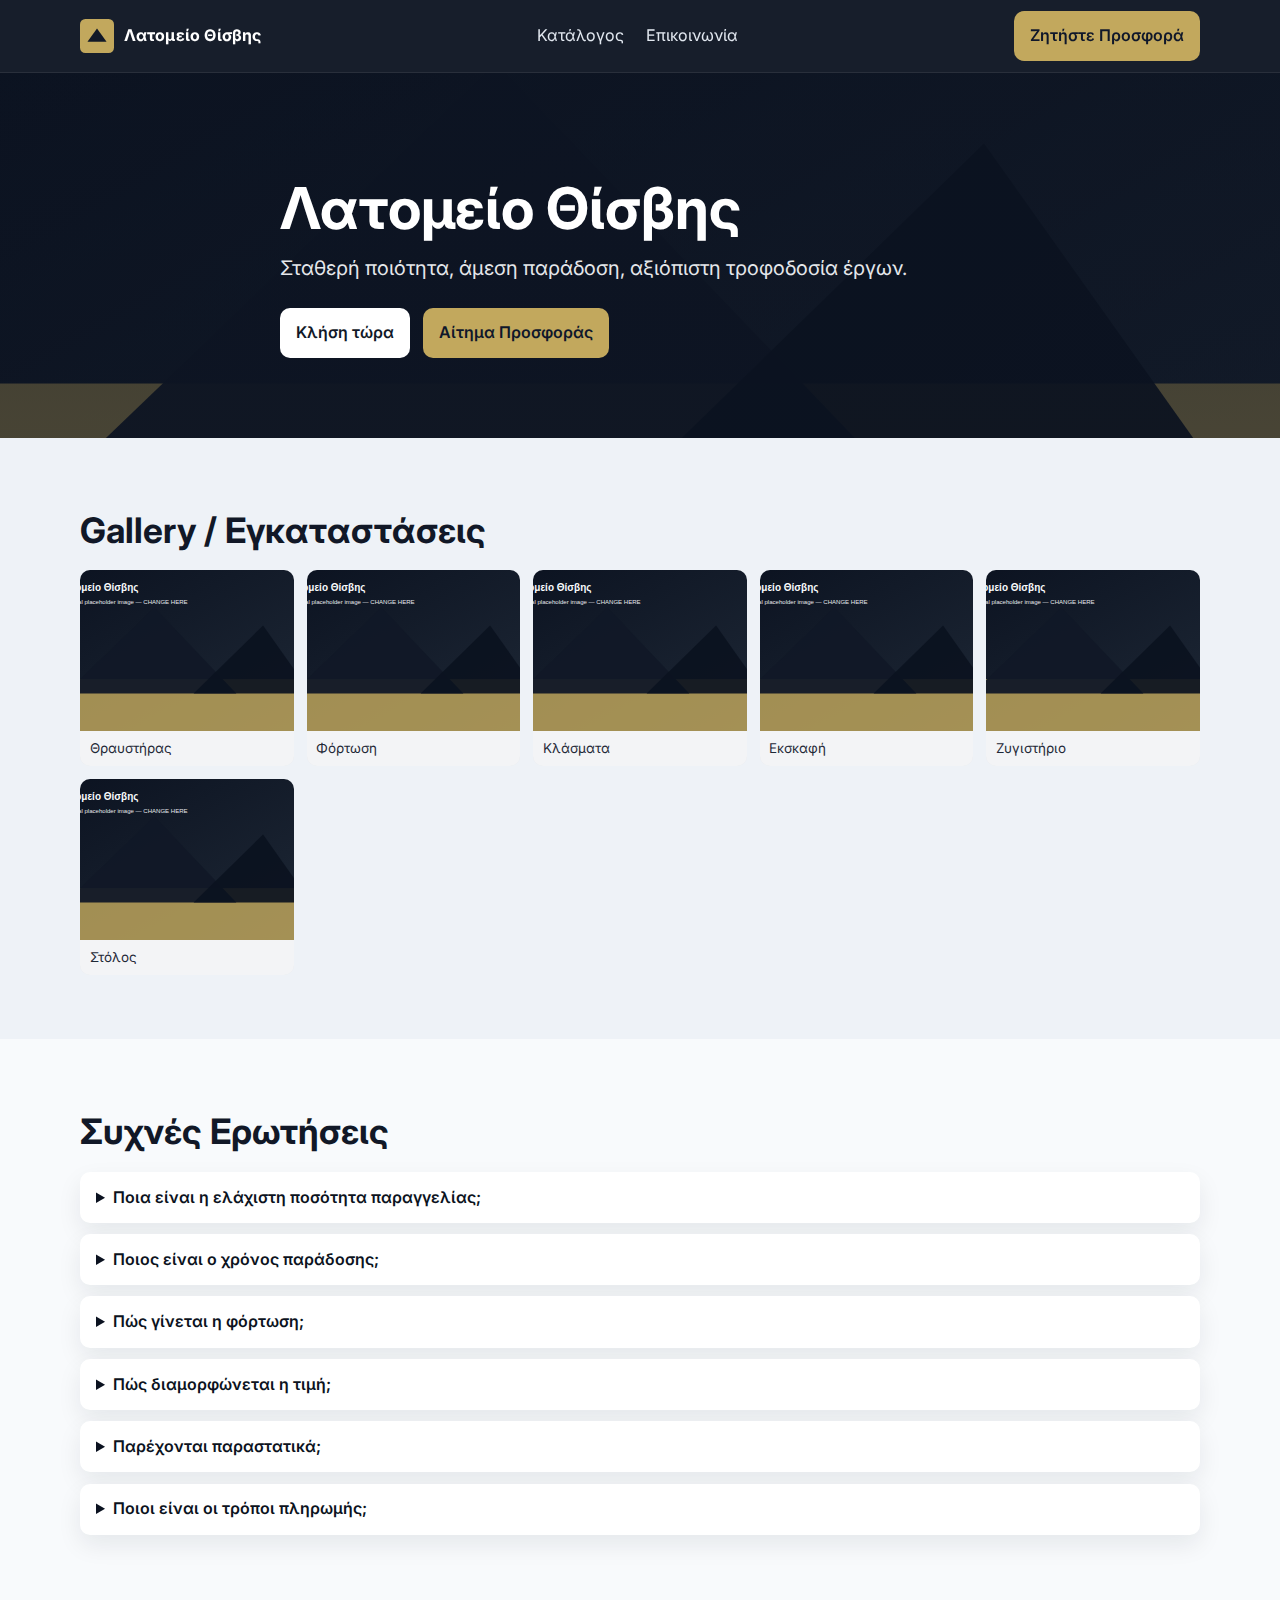
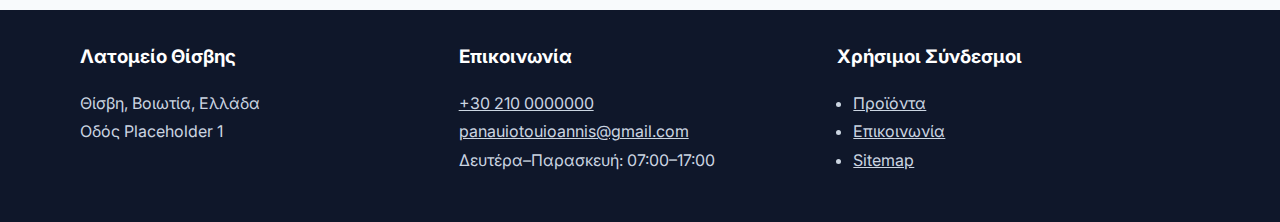
<file: index.html>
<!doctype html>
<html lang="el">
<head>
  <meta charset="utf-8">
  <meta name="viewport" content="width=device-width, initial-scale=1">
  <title>Λατομείο Θίσβης | 3A, Σκύρα, Άμμος, Χαλίκι</title>
  <meta name="description" content="Λατομείο Θίσβης στη Βοιωτία για αδρανή υλικά: 3A, σκύρα, χαλίκι, άμμος και υλικά οδοστρωσίας. Άμεση εξυπηρέτηση έργων και αίτημα προσφοράς.">
  <link rel="canonical" href="https://example.github.io/"> <!-- CHANGE HERE: canonical domain -->
  <meta property="og:type" content="website">
  <meta property="og:title" content="Λατομείο Θίσβης">
  <meta property="og:description" content="Σταθερή ποιότητα, άμεση παράδοση, αξιόπιστη τροφοδοσία έργων.">
  <meta property="og:url" content="https://example.github.io/"> <!-- CHANGE HERE -->
  <meta property="og:image" content="https://example.github.io/assets/img/hero.svg"> <!-- CHANGE HERE -->
  <meta name="twitter:card" content="summary_large_image">
  <meta name="twitter:title" content="Λατομείο Θίσβης">
  <meta name="twitter:description" content="3A Θίσβη, σκύρα, χαλίκι, άμμος και οδοστρωσία Βοιωτία.">
  <meta name="theme-color" content="#111827">
  <link rel="icon" type="image/svg+xml" href="assets/img/favicon.svg">
  <link rel="preconnect" href="https://fonts.googleapis.com">
  <link rel="preconnect" href="https://fonts.gstatic.com" crossorigin>
  <link href="https://fonts.googleapis.com/css2?family=Inter:wght@400;600;700;800&display=swap" rel="stylesheet">
  <link rel="stylesheet" href="assets/css/styles.css">
  <script defer src="assets/js/main.js"></script>
  <script type="application/ld+json">
  {
    "@context": "https://schema.org",
    "@graph": [
      {
        "@type": "LocalBusiness",
        "name": "Λατομείο Θίσβης", 
        "image": "https://example.github.io/assets/img/hero.svg",
        "telephone": "+30-210-0000000",
        "email": "panauiotouioannis@gmail.com",
        "address": {
          "@type": "PostalAddress",
          "streetAddress": "Οδός Placeholder 1",
          "addressLocality": "Θίσβη",
          "addressRegion": "Βοιωτία",
          "addressCountry": "GR"
        },
        "url": "https://example.github.io/"
      },
      {
        "@type": "WebSite",
        "name": "Λατομείο Θίσβης",
        "url": "https://example.github.io/"
      },
      {
        "@type": "BreadcrumbList",
        "itemListElement": [
          {"@type": "ListItem", "position": 1, "name": "Αρχική", "item": "https://example.github.io/"}
        ]
      }
    ]
  }
  </script>
</head>
<body>
  <a class="skip-link" href="#main-content">Μετάβαση στο περιεχόμενο</a>
  <header class="site-header">
    <div class="container header-inner">
      <a class="logo" href="index.html" aria-label="Αρχική Λατομείου Θίσβης">
        <svg viewBox="0 0 64 64" aria-hidden="true"><rect width="64" height="64" rx="10" fill="#C2A85D"/><path d="M14 43L32 18l18 25H14z" fill="#111827"/></svg>
        <span>Λατομείο Θίσβης</span> <!-- CHANGE HERE: Επωνυμία -->
      </a>
      <button class="nav-toggle" aria-label="Άνοιγμα μενού" aria-expanded="false">☰</button>
      <nav class="main-nav" aria-label="Κύρια πλοήγηση">
        <ul>
          <li><a href="products.html">Κατάλογος</a></li>
          <li><a href="contact.html">Επικοινωνία</a></li>
        </ul>
      </nav>
      <a class="btn btn-primary header-cta" href="contact.html#quote">Ζητήστε Προσφορά</a>
    </div>
  </header>

  <main id="main-content">
    <section class="hero" id="top">
      <div class="container hero-inner">
        <h1>Λατομείο Θίσβης</h1>
        <p>Σταθερή ποιότητα, άμεση παράδοση, αξιόπιστη τροφοδοσία έργων.</p>
        <div class="cta-row">
          <a class="btn btn-light" href="tel:+302100000000" aria-label="Κλήση τώρα στο λατομείο">Κλήση τώρα</a> <!-- CHANGE HERE: Τηλέφωνο -->
          <a class="btn btn-primary" href="contact.html#quote">Αίτημα Προσφοράς</a>
        </div>
      </div>
    </section>


    <section class="section section-alt" id="gallery">
      <div class="container">
        <h2>Gallery / Εγκαταστάσεις</h2>
        <div class="gallery">
          <figure><img src="assets/img/quarry-1.svg" loading="lazy" alt="Θραυστήρας σε λειτουργία στο λατομείο"><figcaption>Θραυστήρας</figcaption></figure>
          <figure><img src="assets/img/quarry-2.svg" loading="lazy" alt="Φόρτωση αδρανών υλικών σε φορτηγό"><figcaption>Φόρτωση</figcaption></figure>
          <figure><img src="assets/img/quarry-3.svg" loading="lazy" alt="Σωροί υλικών με διακριτές κοκκομετρίες"><figcaption>Κλάσματα</figcaption></figure>
          <figure><img src="assets/img/quarry-4.svg" loading="lazy" alt="Εκσκαφέας στο μέτωπο εργασίας"><figcaption>Εκσκαφή</figcaption></figure>
          <figure><img src="assets/img/quarry-5.svg" loading="lazy" alt="Ζυγιστήριο και σημείο ελέγχου εισόδου"><figcaption>Ζυγιστήριο</figcaption></figure>
          <figure><img src="assets/img/quarry-6.svg" loading="lazy" alt="Φορτηγά σε στάδιο αναμονής παραλαβής"><figcaption>Στόλος</figcaption></figure>
        </div>
      </div>
    </section>

    <section class="section faq" id="faq">
      <div class="container">
        <h2>Συχνές Ερωτήσεις</h2>
        <details><summary>Ποια είναι η ελάχιστη ποσότητα παραγγελίας;</summary><p>Η ελάχιστη ποσότητα εξαρτάται από το προϊόν και την περιοχή παράδοσης. Επικοινωνήστε για επιβεβαίωση.</p></details>
        <details><summary>Ποιος είναι ο χρόνος παράδοσης;</summary><p>Συνήθως εντός 24–72 ωρών, ανάλογα με διαθεσιμότητα και προγραμματισμό έργου.</p></details>
        <details><summary>Πώς γίνεται η φόρτωση;</summary><p>Με οργανωμένη διαδικασία φόρτωσης εντός εγκατάστασης ή συντονισμένη παράδοση με συνεργαζόμενο στόλο.</p></details>
        <details><summary>Πώς διαμορφώνεται η τιμή;</summary><p>Η προσφορά εξαρτάται από προϊόν, ποσότητα, απόσταση και χρονοδιάγραμμα.</p></details>
        <details><summary>Παρέχονται παραστατικά;</summary><p>Ναι, παρέχονται τα προβλεπόμενα παραστατικά σύμφωνα με την ισχύουσα νομοθεσία.</p></details>
        <details><summary>Ποιοι είναι οι τρόποι πληρωμής;</summary><p>Οι όροι πληρωμής καθορίζονται κατόπιν συμφωνίας για κάθε έργο/πελάτη.</p></details>
      </div>
    </section>

  </main>

  <footer class="site-footer">
    <div class="container footer-grid">
      <section>
        <h3>Λατομείο Θίσβης</h3>
        <p>Θίσβη, Βοιωτία, Ελλάδα</p> <!-- CHANGE HERE: Διεύθυνση -->
        <p>Οδός Placeholder 1</p> <!-- CHANGE HERE -->
      </section>
      <section>
        <h3>Επικοινωνία</h3>
        <p><a href="tel:+302100000000">+30 210 0000000</a></p> <!-- CHANGE HERE -->
        <p><a href="mailto:panauiotouioannis@gmail.com">panauiotouioannis@gmail.com</a></p> <!-- CHANGE HERE -->
        <p>Δευτέρα–Παρασκευή: 07:00–17:00</p>
      </section>
      <section>
        <h3>Χρήσιμοι Σύνδεσμοι</h3>
        <ul>
          <li><a href="products.html">Προϊόντα</a></li>
          <li><a href="contact.html">Επικοινωνία</a></li>
          <li><a href="sitemap.xml">Sitemap</a></li>
        </ul>
      </section>
    </div>
  </footer>

  <button class="back-to-top" aria-label="Επιστροφή στην κορυφή">↑</button>
</body>
</html>
</file>
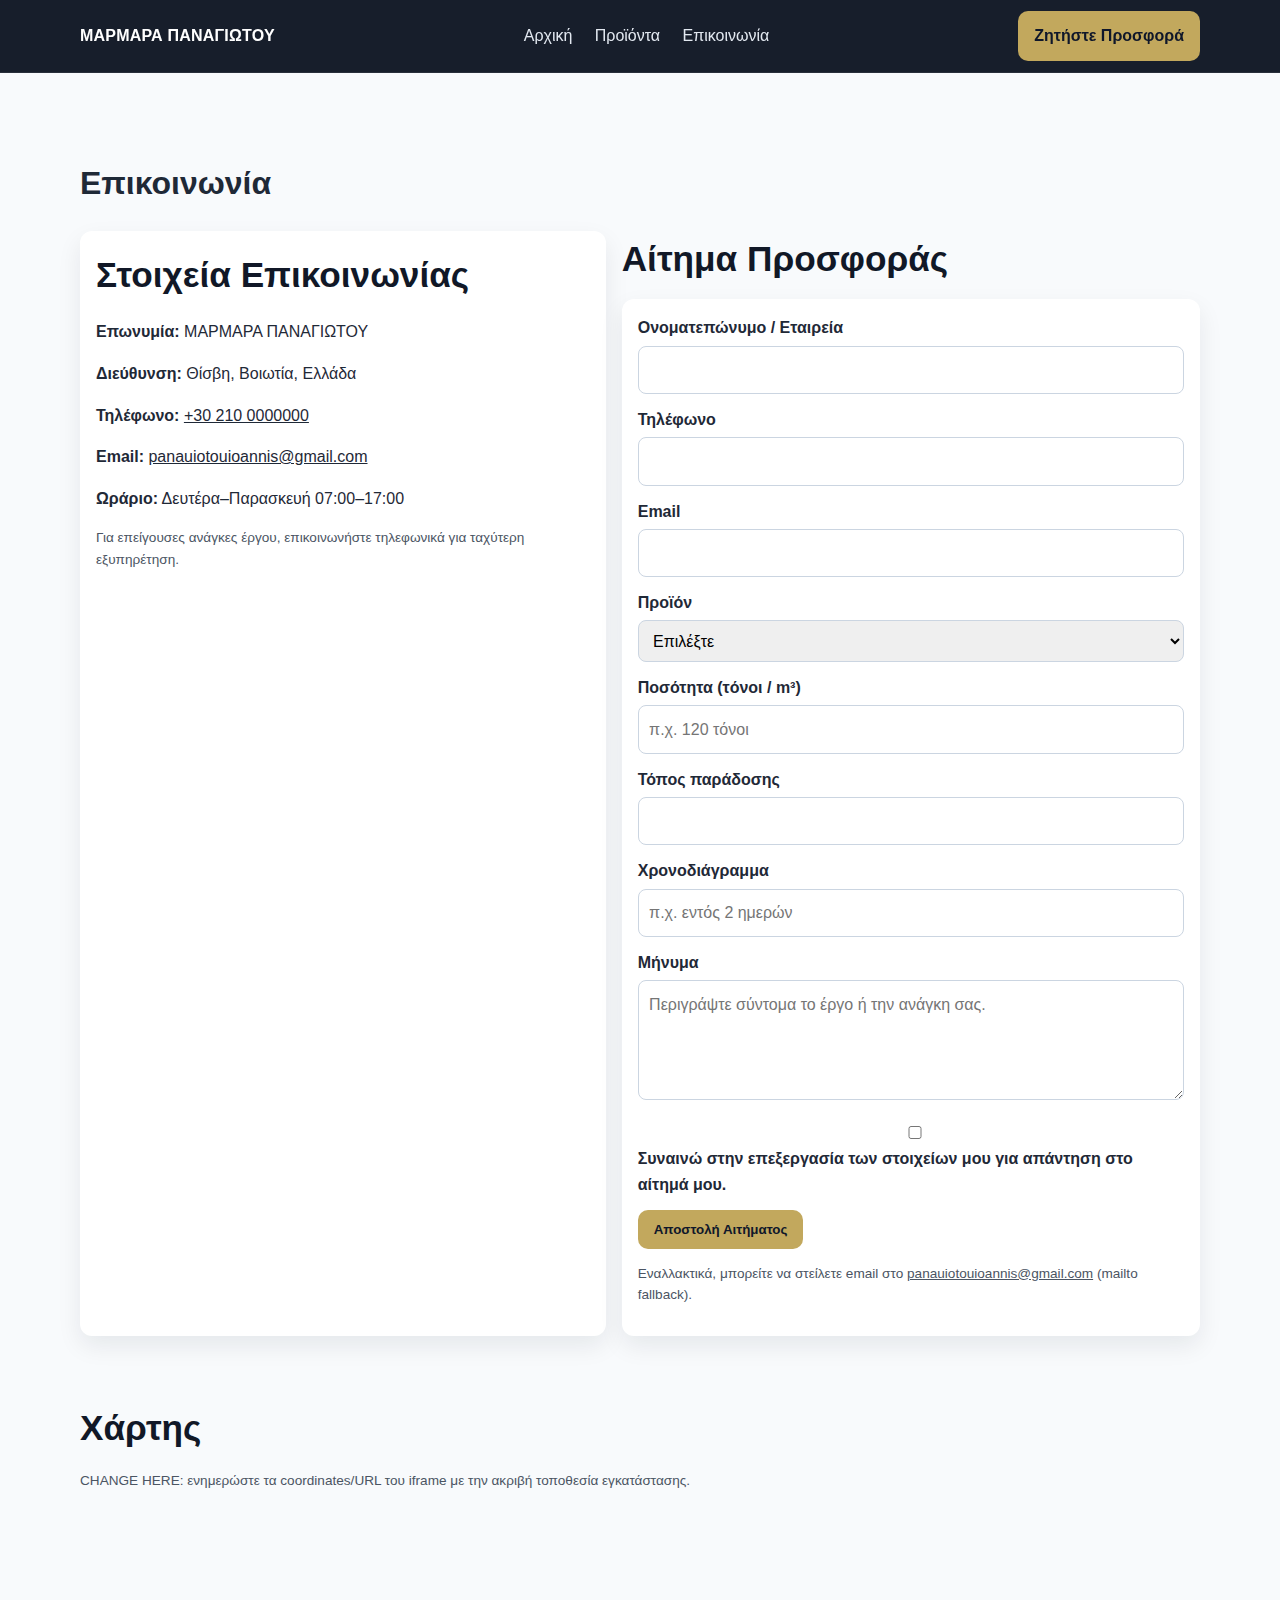
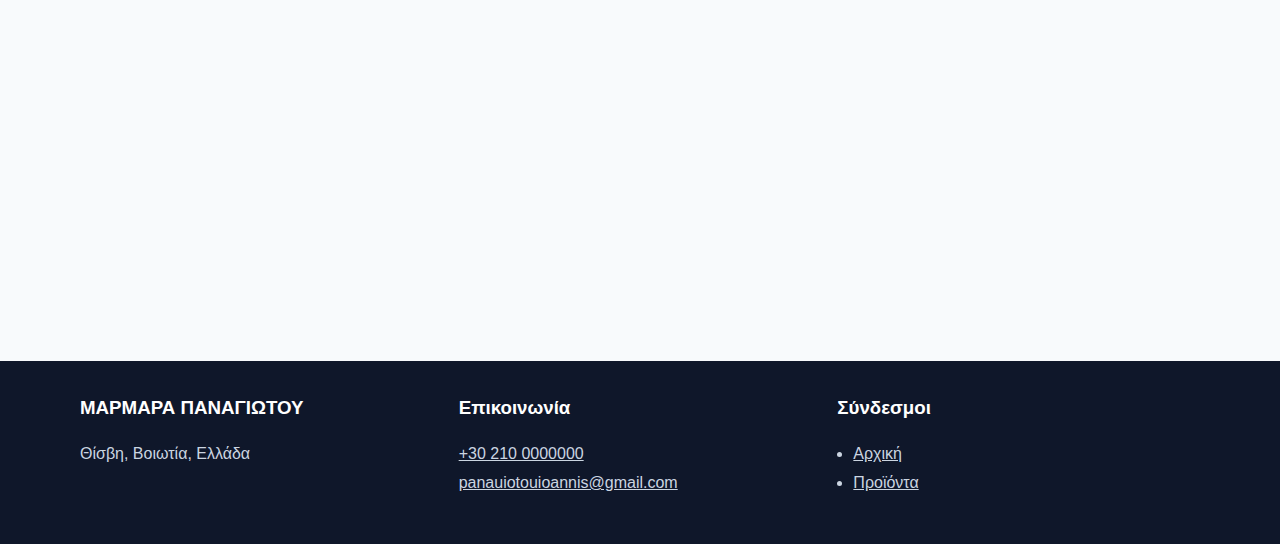
<file: contact.html>
<!doctype html>
<html lang="el">
<head>
  <meta charset="utf-8">
  <meta name="viewport" content="width=device-width, initial-scale=1">
  <title>Επικοινωνία & Αίτημα Προσφοράς | ΜΑΡΜΑΡΑ ΠΑΝΑΓΙΩΤΟΥ</title>
  <meta name="description" content="Επικοινωνήστε με το ΜΑΡΜΑΡΑ ΠΑΝΑΓΙΩΤΟΥ για άμεση προσφορά αδρανών υλικών στη Βοιωτία και ευρύτερα.">
  <link rel="canonical" href="https://example.github.io/contact.html"> <!-- CHANGE HERE -->
  <meta property="og:type" content="website">
  <meta property="og:title" content="Επικοινωνία | ΜΑΡΜΑΡΑ ΠΑΝΑΓΙΩΤΟΥ">
  <meta property="og:description" content="Τηλέφωνο, email και φόρμα αιτήματος προσφοράς για αδρανή υλικά.">
  <meta property="og:url" content="https://example.github.io/contact.html">
  <link rel="icon" type="image/svg+xml" href="assets/img/favicon.svg">
  <link rel="stylesheet" href="assets/css/styles.css">
  <script defer src="assets/js/main.js"></script>
  <script type="application/ld+json">
  {
    "@context":"https://schema.org",
    "@type":"ContactPage",
    "name":"Επικοινωνία ΜΑΡΜΑΡΑ ΠΑΝΑΓΙΩΤΟΥ",
    "url":"https://example.github.io/contact.html"
  }
  </script>
</head>
<body>
  <header class="site-header">
    <div class="container header-inner">
      <a class="logo" href="index.html" aria-label="Αρχική"><span>ΜΑΡΜΑΡΑ ΠΑΝΑΓΙΩΤΟΥ</span></a> <!-- CHANGE HERE -->
      <button class="nav-toggle" aria-label="Άνοιγμα μενού" aria-expanded="false">☰</button>
      <nav class="main-nav" aria-label="Κύρια πλοήγηση">
        <ul>
          <li><a href="index.html">Αρχική</a></li>
          <li><a href="products.html">Προϊόντα</a></li>
          <li><a href="contact.html">Επικοινωνία</a></li>
        </ul>
      </nav>
      <a class="btn btn-primary header-cta" href="#quote">Ζητήστε Προσφορά</a>
    </div>
  </header>

  <main class="section">
    <div class="container">
      <h1>Επικοινωνία</h1>
      <div class="contact-grid">
        <section class="card">
          <h2>Στοιχεία Επικοινωνίας</h2>
          <p><strong>Επωνυμία:</strong> ΜΑΡΜΑΡΑ ΠΑΝΑΓΙΩΤΟΥ</p> <!-- CHANGE HERE -->
          <p><strong>Διεύθυνση:</strong> Θίσβη, Βοιωτία, Ελλάδα</p> <!-- CHANGE HERE -->
          <p><strong>Τηλέφωνο:</strong> <a href="tel:+302100000000">+30 210 0000000</a></p> <!-- CHANGE HERE -->
          <p><strong>Email:</strong> <a href="mailto:panauiotouioannis@gmail.com">panauiotouioannis@gmail.com</a></p> <!-- CHANGE HERE -->
          <p><strong>Ωράριο:</strong> Δευτέρα–Παρασκευή 07:00–17:00</p> <!-- CHANGE HERE -->
          <p class="help">Για επείγουσες ανάγκες έργου, επικοινωνήστε τηλεφωνικά για ταχύτερη εξυπηρέτηση.</p>
        </section>

        <section id="quote">
          <h2>Αίτημα Προσφοράς</h2>
          <form id="quote-form" action="https://formspree.io/f/your-form-id" method="POST"> <!-- CHANGE HERE: Formspree endpoint -->
            <div class="form-group">
              <label for="fullname">Ονοματεπώνυμο / Εταιρεία</label>
              <input id="fullname" name="fullname" required>
            </div>
            <div class="form-group">
              <label for="phone">Τηλέφωνο</label>
              <input id="phone" name="phone" inputmode="tel" required>
            </div>
            <div class="form-group">
              <label for="email">Email</label>
              <input id="email" name="email" type="email" required>
            </div>
            <div class="form-group">
              <label for="product">Προϊόν</label>
              <select id="product" name="product" required>
                <option value="">Επιλέξτε</option>
                <option>3A Οδοστρωσίας</option>
                <option>Σκύρα</option>
                <option>Χαλίκι</option>
                <option>Γαρμπίλι</option>
                <option>Άμμος</option>
                <option>Άλλο</option>
              </select>
            </div>
            <div class="form-group">
              <label for="quantity">Ποσότητα (τόνοι / m³)</label>
              <input id="quantity" name="quantity" placeholder="π.χ. 120 τόνοι" required>
            </div>
            <div class="form-group">
              <label for="location">Τόπος παράδοσης</label>
              <input id="location" name="location" required>
            </div>
            <div class="form-group">
              <label for="schedule">Χρονοδιάγραμμα</label>
              <input id="schedule" name="schedule" placeholder="π.χ. εντός 2 ημερών">
            </div>
            <div class="form-group">
              <label for="message">Μήνυμα</label>
              <textarea id="message" name="message" placeholder="Περιγράψτε σύντομα το έργο ή την ανάγκη σας."></textarea>
            </div>
            <div class="form-group">
              <label>
                <input id="gdpr" type="checkbox" required>
                Συναινώ στην επεξεργασία των στοιχείων μου για απάντηση στο αίτημά μου.
              </label>
            </div>
            <button class="btn btn-primary" type="submit">Αποστολή Αιτήματος</button>
            <p class="help">Εναλλακτικά, μπορείτε να στείλετε email στο <a href="mailto:panauiotouioannis@gmail.com?subject=Αίτημα%20Προσφοράς">panauiotouioannis@gmail.com</a> (mailto fallback).</p>
          </form>
        </section>
      </div>

      <section class="section" aria-labelledby="map-title">
        <h2 id="map-title">Χάρτης</h2>
        <p class="help">CHANGE HERE: ενημερώστε τα coordinates/URL του iframe με την ακριβή τοποθεσία εγκατάστασης.</p>
        <iframe
          title="Χάρτης τοποθεσίας ΜΑΡΜΑΡΑ ΠΑΝΑΓΙΩΤΟΥ"
          src="https://www.google.com/maps?q=38.3288,23.1811&hl=el&z=11&output=embed"
          width="100%"
          height="320"
          style="border:0; border-radius: 10px;"
          loading="lazy"
          referrerpolicy="no-referrer-when-downgrade"></iframe>
      </section>
    </div>
  </main>

  <footer class="site-footer">
    <div class="container footer-grid">
      <section><h3>ΜΑΡΜΑΡΑ ΠΑΝΑΓΙΩΤΟΥ</h3><p>Θίσβη, Βοιωτία, Ελλάδα</p></section>
      <section><h3>Επικοινωνία</h3><p><a href="tel:+302100000000">+30 210 0000000</a></p><p><a href="mailto:panauiotouioannis@gmail.com">panauiotouioannis@gmail.com</a></p></section>
      <section><h3>Σύνδεσμοι</h3><ul><li><a href="index.html">Αρχική</a></li><li><a href="products.html">Προϊόντα</a></li></ul></section>
    </div>
  </footer>
  <button class="back-to-top" aria-label="Επιστροφή στην κορυφή">↑</button>

  <!-- Προαιρετικό (cookie-free) analytics: Plausible snippet
  <script defer data-domain="yourdomain.gr" src="https://plausible.io/js/script.js"></script>
  -->
</body>
</html>
</file>
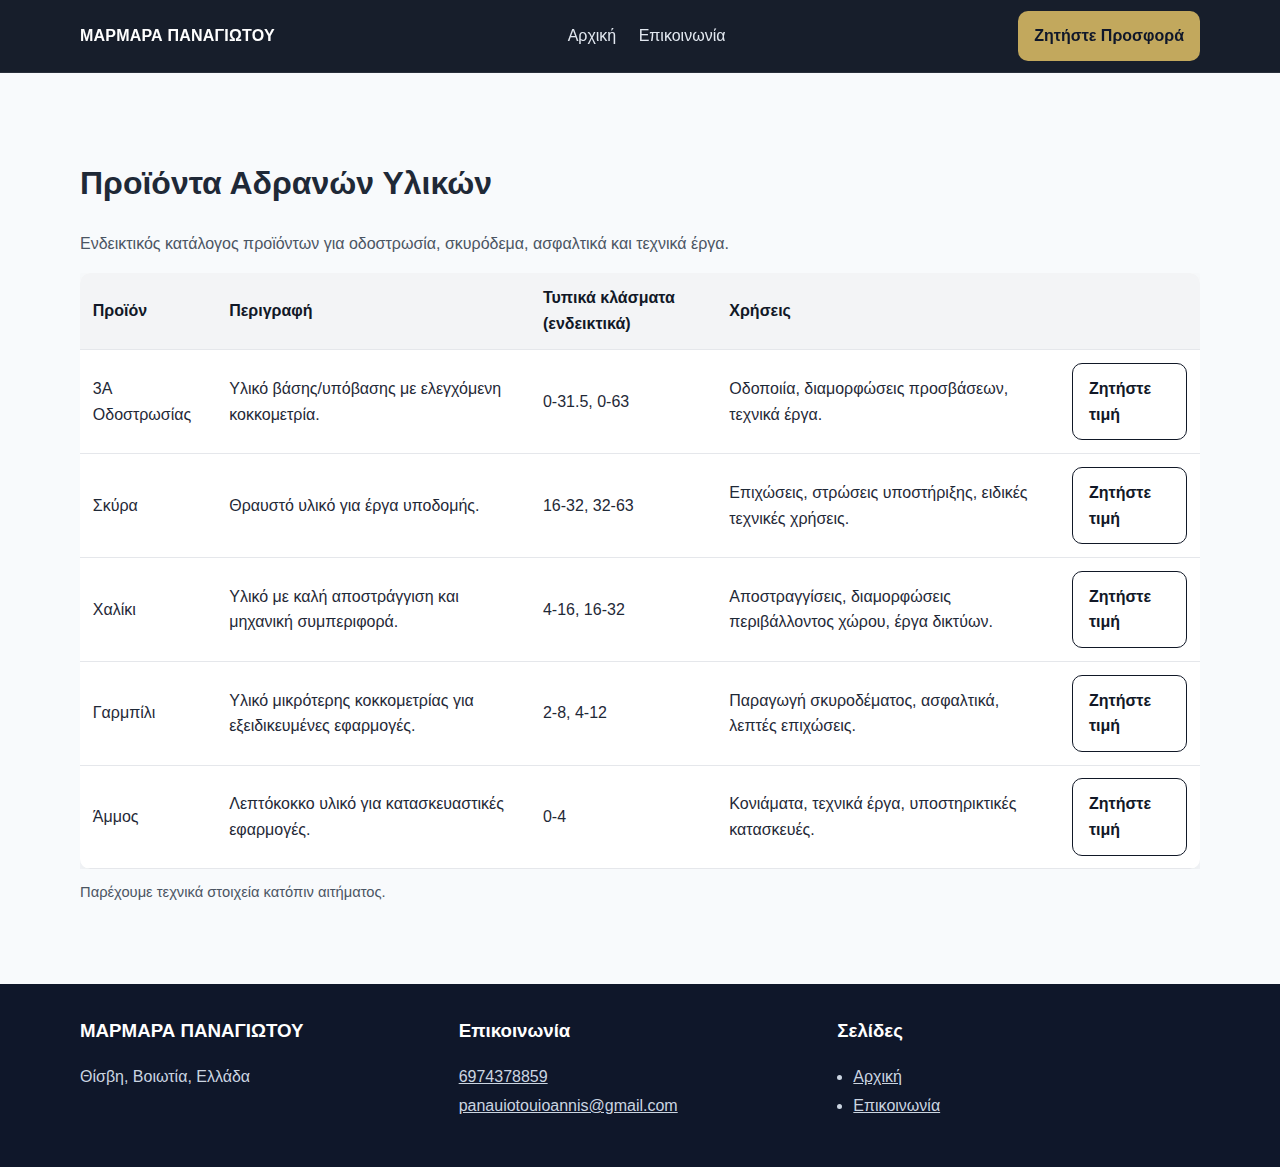
<file: products.html>
<!doctype html>
<html lang="el">
<head>
  <meta charset="utf-8">
  <meta name="viewport" content="width=device-width, initial-scale=1">
  <title>Προϊόντα Αδρανών Υλικών | ΜΑΡΜΑΡΑ ΠΑΝΑΓΙΩΤΟΥ</title>
  <meta name="description" content="Κατάλογος προϊόντων αδρανών υλικών στη Θίσβη Βοιωτίας: 3A, σκύρα, χαλίκι, άμμος και τυπικά κλάσματα για έργα υποδομής.">
  <link rel="canonical" href="https://example.github.io/products.html"> <!-- CHANGE HERE -->
  <meta property="og:type" content="article">
  <meta property="og:title" content="Προϊόντα Αδρανών Υλικών | ΜΑΡΜΑΡΑ ΠΑΝΑΓΙΩΤΟΥ">
  <meta property="og:description" content="Αναλυτικός κατάλογος προϊόντων και ενδεικτικών κλασμάτων.">
  <meta property="og:url" content="https://example.github.io/products.html">
  <link rel="icon" type="image/svg+xml" href="assets/img/favicon.svg">
  <link rel="stylesheet" href="assets/css/styles.css">
  <script defer src="assets/js/main.js"></script>
  <script type="application/ld+json">
  {
    "@context":"https://schema.org",
    "@type":"BreadcrumbList",
    "itemListElement":[
      {"@type":"ListItem","position":1,"name":"Αρχική","item":"https://example.github.io/"},
      {"@type":"ListItem","position":2,"name":"Προϊόντα","item":"https://example.github.io/products.html"}
    ]
  }
  </script>
</head>
<body>
  <header class="site-header">
    <div class="container header-inner">
      <a class="logo" href="index.html" aria-label="Αρχική"><span>ΜΑΡΜΑΡΑ ΠΑΝΑΓΙΩΤΟΥ</span></a>
      <button class="nav-toggle" aria-label="Άνοιγμα μενού" aria-expanded="false">☰</button>
      <nav class="main-nav" aria-label="Κύρια πλοήγηση">
        <ul>
          <li><a href="index.html">Αρχική</a></li>
          <li><a href="contact.html">Επικοινωνία</a></li>
        </ul>
      </nav>
      <a class="btn btn-primary header-cta" href="contact.html#quote">Ζητήστε Προσφορά</a>
    </div>
  </header>

  <main class="section">
    <div class="container">
      <h1>Προϊόντα Αδρανών Υλικών</h1>
      <p class="lead">Ενδεικτικός κατάλογος προϊόντων για οδοστρωσία, σκυρόδεμα, ασφαλτικά και τεχνικά έργα.</p>

      <div class="table-wrap">
        <table>
          <thead>
            <tr>
              <th>Προϊόν</th>
              <th>Περιγραφή</th>
              <th>Τυπικά κλάσματα (ενδεικτικά)</th>
              <th>Χρήσεις</th>
              <th></th>
            </tr>
          </thead>
          <tbody>
            <tr>
              <td>3A Οδοστρωσίας</td>
              <td>Υλικό βάσης/υπόβασης με ελεγχόμενη κοκκομετρία.</td>
              <td>0-31.5, 0-63</td>
              <td>Οδοποιία, διαμορφώσεις προσβάσεων, τεχνικά έργα.</td>
              <td><a class="btn btn-outline" href="contact.html#quote">Ζητήστε τιμή</a></td>
            </tr>
            <tr>
              <td>Σκύρα</td>
              <td>Θραυστό υλικό για έργα υποδομής.</td>
              <td>16-32, 32-63</td>
              <td>Επιχώσεις, στρώσεις υποστήριξης, ειδικές τεχνικές χρήσεις.</td>
              <td><a class="btn btn-outline" href="contact.html#quote">Ζητήστε τιμή</a></td>
            </tr>
            <tr>
              <td>Χαλίκι</td>
              <td>Υλικό με καλή αποστράγγιση και μηχανική συμπεριφορά.</td>
              <td>4-16, 16-32</td>
              <td>Αποστραγγίσεις, διαμορφώσεις περιβάλλοντος χώρου, έργα δικτύων.</td>
              <td><a class="btn btn-outline" href="contact.html#quote">Ζητήστε τιμή</a></td>
            </tr>
            <tr>
              <td>Γαρμπίλι</td>
              <td>Υλικό μικρότερης κοκκομετρίας για εξειδικευμένες εφαρμογές.</td>
              <td>2-8, 4-12</td>
              <td>Παραγωγή σκυροδέματος, ασφαλτικά, λεπτές επιχώσεις.</td>
              <td><a class="btn btn-outline" href="contact.html#quote">Ζητήστε τιμή</a></td>
            </tr>
            <tr>
              <td>Άμμος</td>
              <td>Λεπτόκοκκο υλικό για κατασκευαστικές εφαρμογές.</td>
              <td>0-4</td>
              <td>Κονιάματα, τεχνικά έργα, υποστηρικτικές κατασκευές.</td>
              <td><a class="btn btn-outline" href="contact.html#quote">Ζητήστε τιμή</a></td>
            </tr>
          </tbody>
        </table>
      </div>

      <p class="disclaimer">Παρέχουμε τεχνικά στοιχεία κατόπιν αιτήματος. <!-- CHANGE HERE: προϊόντα/κλάσματα/διαθεσιμότητα --></p>
    </div>
  </main>

  <footer class="site-footer">
    <div class="container footer-grid">
      <section><h3>ΜΑΡΜΑΡΑ ΠΑΝΑΓΙΩΤΟΥ</h3><p>Θίσβη, Βοιωτία, Ελλάδα</p></section>
      <section><h3>Επικοινωνία</h3><p><a href="tel:+306974378859">6974378859</a></p><p><a href="mailto:panauiotouioannis@gmail.com">panauiotouioannis@gmail.com</a></p></section>
      <section><h3>Σελίδες</h3><ul><li><a href="index.html">Αρχική</a></li><li><a href="contact.html">Επικοινωνία</a></li></ul></section>
    </div>
  </footer>
  <button class="back-to-top" aria-label="Επιστροφή στην κορυφή">↑</button>
</body>
</html>
</file>
<file: assets/css/styles.css>
:root {
  --primary: #111827;
  --secondary: #0b1220;
  --accent: #c2a85d;
  --accent-alt: #b08d57;
  --bg: #f8fafc;
  --text: #1f2937;
  --muted: #4b5563;
  --white: #ffffff;
  --radius: 12px;
  --shadow: 0 10px 25px rgba(15, 23, 42, 0.08);
  --container: min(1120px, 92vw);
}

* { box-sizing: border-box; }
html { scroll-behavior: smooth; }
body {
  margin: 0;
  font-family: Inter, -apple-system, BlinkMacSystemFont, "Segoe UI", Roboto, Helvetica, Arial, sans-serif;
  color: var(--text);
  background: var(--bg);
  line-height: 1.6;
}
img { max-width: 100%; display: block; }
a { color: inherit; }
.container { width: var(--container); margin-inline: auto; }
.skip-link {
  position: absolute;
  left: -9999px;
  top: auto;
}
.skip-link:focus {
  left: 1rem;
  top: 1rem;
  z-index: 1000;
  background: var(--primary);
  color: var(--white);
  padding: .5rem .75rem;
}

.site-header {
  position: sticky;
  top: 0;
  z-index: 100;
  background: rgba(11, 18, 32, .95);
  color: var(--white);
  border-bottom: 1px solid rgba(255,255,255,.08);
  backdrop-filter: blur(5px);
}
.header-inner {
  min-height: 72px;
  display: flex;
  align-items: center;
  justify-content: space-between;
  gap: 1rem;
}
.logo {
  display: inline-flex;
  align-items: center;
  gap: .6rem;
  font-weight: 700;
  text-decoration: none;
}
.logo svg { width: 34px; height: 34px; }
.logo span { font-size: 1rem; letter-spacing: .2px; }
.nav-toggle {
  border: 1px solid rgba(255,255,255,.3);
  background: transparent;
  color: var(--white);
  border-radius: 8px;
  padding: .45rem .55rem;
}
.nav-toggle:focus-visible,
.btn:focus-visible,
input:focus-visible,
select:focus-visible,
textarea:focus-visible,
a:focus-visible {
  outline: 3px solid #93c5fd;
  outline-offset: 2px;
}
.main-nav {
  position: absolute;
  left: 0;
  right: 0;
  top: 72px;
  background: var(--secondary);
  border-bottom: 1px solid rgba(255,255,255,.08);
  display: none;
}
.main-nav.open { display: block; }
.main-nav ul {
  margin: 0;
  padding: .6rem 1rem 1rem;
  list-style: none;
}
.main-nav a {
  text-decoration: none;
  color: #dbeafe;
  display: block;
  padding: .5rem;
}
.header-cta { display: none; }

.hero {
  color: var(--white);
  position: relative;
  background: linear-gradient(rgba(11,18,32,.7), rgba(11,18,32,.6)), url('../img/hero.svg') center/cover no-repeat;
}
.hero-inner { padding: 6.5rem 0 5rem; max-width: 720px; }
.hero h1 { font-size: clamp(2rem, 5vw, 3.6rem); line-height: 1.1; margin: 0 0 .75rem; }
.hero p { font-size: clamp(1rem, 2vw, 1.25rem); color: #e5e7eb; margin: 0 0 1.5rem; }
.cta-row { display: flex; flex-wrap: wrap; gap: .8rem; }

.btn {
  display: inline-flex;
  align-items: center;
  justify-content: center;
  border: none;
  border-radius: 10px;
  padding: .75rem 1rem;
  font-weight: 600;
  text-decoration: none;
  cursor: pointer;
}
.btn-primary { background: var(--accent); color: #0f172a; }
.btn-primary:hover { background: var(--accent-alt); }
.btn-dark { background: var(--primary); color: var(--white); }
.btn-light { background: var(--white); color: var(--primary); }
.btn-outline { border: 1px solid var(--primary); color: var(--primary); background: transparent; }

.section { padding: 4rem 0; }
.section-alt { background: #eef2f7; }
.section h2 { font-size: clamp(1.6rem, 3vw, 2.2rem); margin-top: 0; margin-bottom: .75rem; color: var(--primary); }
.section p.lead { color: var(--muted); margin-top: 0; }
.cards {
  display: grid;
  gap: 1rem;
  grid-template-columns: repeat(auto-fit, minmax(210px, 1fr));
}
.card {
  background: var(--white);
  border-radius: var(--radius);
  padding: 1rem;
  box-shadow: var(--shadow);
}
.card h3 { margin-top: 0; color: var(--secondary); font-size: 1.1rem; }
.disclaimer { font-size: .92rem; color: var(--muted); margin-top: .75rem; }

.list-grid {
  display: grid;
  grid-template-columns: repeat(auto-fit, minmax(260px, 1fr));
  gap: 1rem;
}
.list-box {
  background: var(--white);
  border-radius: var(--radius);
  padding: 1rem;
  box-shadow: var(--shadow);
}
.list-box ul { margin: .4rem 0 0 1.1rem; }
.badges { display: flex; flex-wrap: wrap; gap: .6rem; margin-top: .8rem; }
.badge {
  padding: .5rem .7rem;
  border-radius: 999px;
  border: 1px solid #d1d5db;
  background: #f9fafb;
  font-size: .85rem;
}

.gallery {
  display: grid;
  gap: .8rem;
  grid-template-columns: repeat(auto-fit, minmax(190px, 1fr));
}
.gallery figure {
  margin: 0;
  border-radius: 10px;
  overflow: hidden;
  background: #e5e7eb;
}
.gallery img { aspect-ratio: 4 / 3; object-fit: cover; }
.gallery figcaption { font-size: .84rem; padding: .45rem .6rem; background: #f3f4f6; }

.faq details {
  background: var(--white);
  border-radius: 10px;
  padding: .8rem 1rem;
  box-shadow: var(--shadow);
  margin-bottom: .7rem;
}
.faq summary { cursor: pointer; font-weight: 600; color: var(--secondary); }

.cta-strip {
  background: var(--secondary);
  color: var(--white);
  padding: 2rem 0;
}
.cta-strip .container {
  display: flex;
  gap: 1rem;
  align-items: center;
  justify-content: space-between;
  flex-wrap: wrap;
}

.site-footer {
  background: #0f172a;
  color: #e5e7eb;
  padding: 2rem 0;
}
.footer-grid {
  display: grid;
  gap: 1rem;
  grid-template-columns: repeat(auto-fit, minmax(230px, 1fr));
}
.footer-grid h3 { margin-top: 0; color: #fff; }
.footer-grid p, .footer-grid li { margin: .2rem 0; color: #cbd5e1; }
.footer-grid ul { padding-left: 1rem; }

.table-wrap { overflow-x: auto; }
table {
  width: 100%;
  border-collapse: collapse;
  background: var(--white);
  box-shadow: var(--shadow);
  border-radius: 10px;
  overflow: hidden;
}
th, td { padding: .8rem; border-bottom: 1px solid #e5e7eb; text-align: left; }
th { background: #f3f4f6; color: #111827; }

.contact-grid {
  display: grid;
  gap: 1rem;
  grid-template-columns: 1fr;
}
form {
  background: var(--white);
  padding: 1rem;
  border-radius: var(--radius);
  box-shadow: var(--shadow);
}
.form-group { margin-bottom: .8rem; }
label { display: block; font-weight: 600; margin-bottom: .3rem; }
input, select, textarea {
  width: 100%;
  padding: .65rem;
  border: 1px solid #cbd5e1;
  border-radius: 8px;
  font: inherit;
}
textarea { min-height: 120px; }
.help { font-size: .85rem; color: var(--muted); }

.back-to-top {
  position: fixed;
  right: 1rem;
  bottom: 1rem;
  border: none;
  border-radius: 999px;
  width: 42px;
  height: 42px;
  background: var(--accent);
  color: #111827;
  font-weight: 700;
  box-shadow: var(--shadow);
  display: none;
}
.back-to-top.show { display: inline-flex; align-items: center; justify-content: center; }

@media (min-width: 860px) {
  .nav-toggle { display: none; }
  .main-nav {
    position: static;
    display: block;
    background: transparent;
    border: none;
  }
  .main-nav ul { display: flex; align-items: center; gap: .2rem; padding: 0; }
  .main-nav a { color: #e2e8f0; padding: .45rem .6rem; border-radius: 8px; }
  .main-nav a:hover { background: rgba(255,255,255,.08); }
  .header-cta { display: inline-flex; }
  .contact-grid { grid-template-columns: 1fr 1.1fr; }
}
</file>
